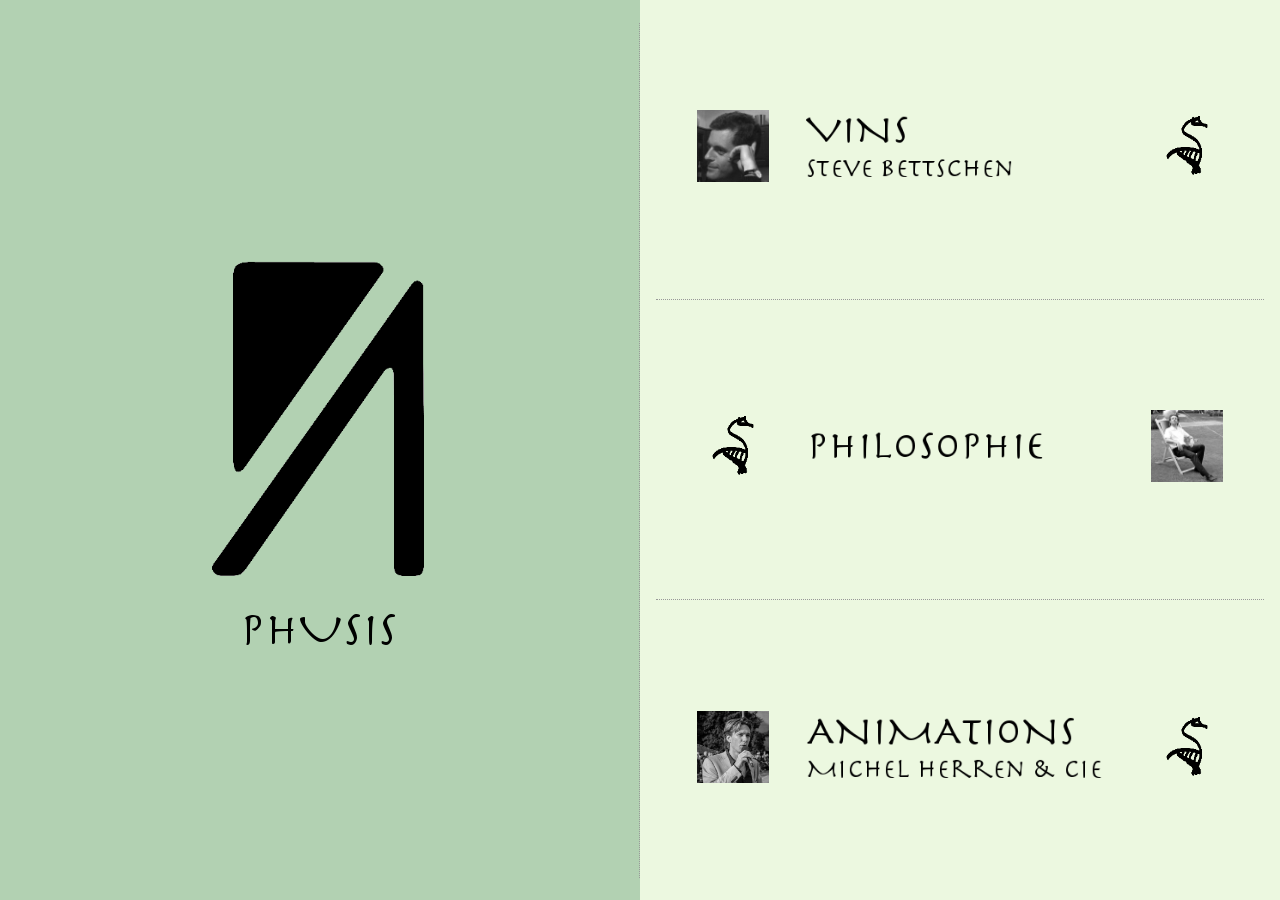
<file: index/index.html>
<!DOCTYPE html PUBLIC "-//W3C//DTD XHTML 1.0 Strict//EN" "http://www.w3.org/TR/xhtml1/DTD/xhtml1-strict.dtd">
<html lang="fr" xml:lang="fr" xmlns="http://www.w3.org/1999/xhtml">
<head>
<meta content="text/html; charset=UTF-8" http-equiv="Content-Type" />
<title>Phusis</title>
<meta content="Phusis" name="title" />
<meta content="Steve Bettschen, Michel Herren, Phusis, Vins, Philosophie" name="keywords" />
<meta content="Phusis Vins et Philo" name="description" />
<meta content="phusis" name="copyright" />
<meta content="follow,index,all" name="robots" />
<link href="images/phusis.ico" type="image/x-icon" rel="Shortcut Icon" />

<link href="index/style.css" type="text/css" rel="stylesheet" />
</head>

<body>
<div class="main_panel phusis">
<a href="http://www.phusis.ch/phusis/">
<div class="link_wrapper">
<p>
<img src="index/phusis_transparent.png" alt="" height="360" /><br />
<img src="index/phusis_title.png" height="48" width="160" alt="Phusis" />
</p>
</div>
</a>
</div>

<div class="main_panel">

<div class="subsite vins">
<a href="http://www.phusis.ch/steve/">
<div class="link_wrapper">
<p>
  <img src="index/vins.jpg" width="72" height="72" class="subsite_photo" alt="" />
  <img src="index/vins_title.png" height="72" width="309" class="subsite_title" alt="Vins" />
  <img src="index/cygne_transparent.png" height="72" width="52" alt="" class="subsite_cygne" />
</p>
</div>
</a>
</div>

<div class="subsite philosophie">
<a href="http://www.phusis.ch/philosophie/">
<div class="link_wrapper">
<p>
  <img src="index/cygne_transparent.png" height="72" width="52" alt="" class="subsite_cygne" />
  <img src="index/philosophie_title.png" height="72" width="309" class="subsite_title" alt="Philosophie" />
  <img src="index/philosophie.jpg" width="72" height="72" class="subsite_photo" alt="" />
</p>
</div>
</a>
</div>

<div class="subsite animations">
<a href="http://www.phusis.ch/animations/">
<div class="link_wrapper">
<p>
  <img src="index/animations.jpg" width="72" height="72" class="subsite_photo" alt="" />
  <img src="index/animations_title.png" height="72" width="309" class="subsite_title" alt="Animations" />
  <img src="index/cygne_transparent.png" height="72" width="52" alt="" class="subsite_cygne" />
</p>
</div>
</a>
</div>

</div>

</body>
</html>
</file>
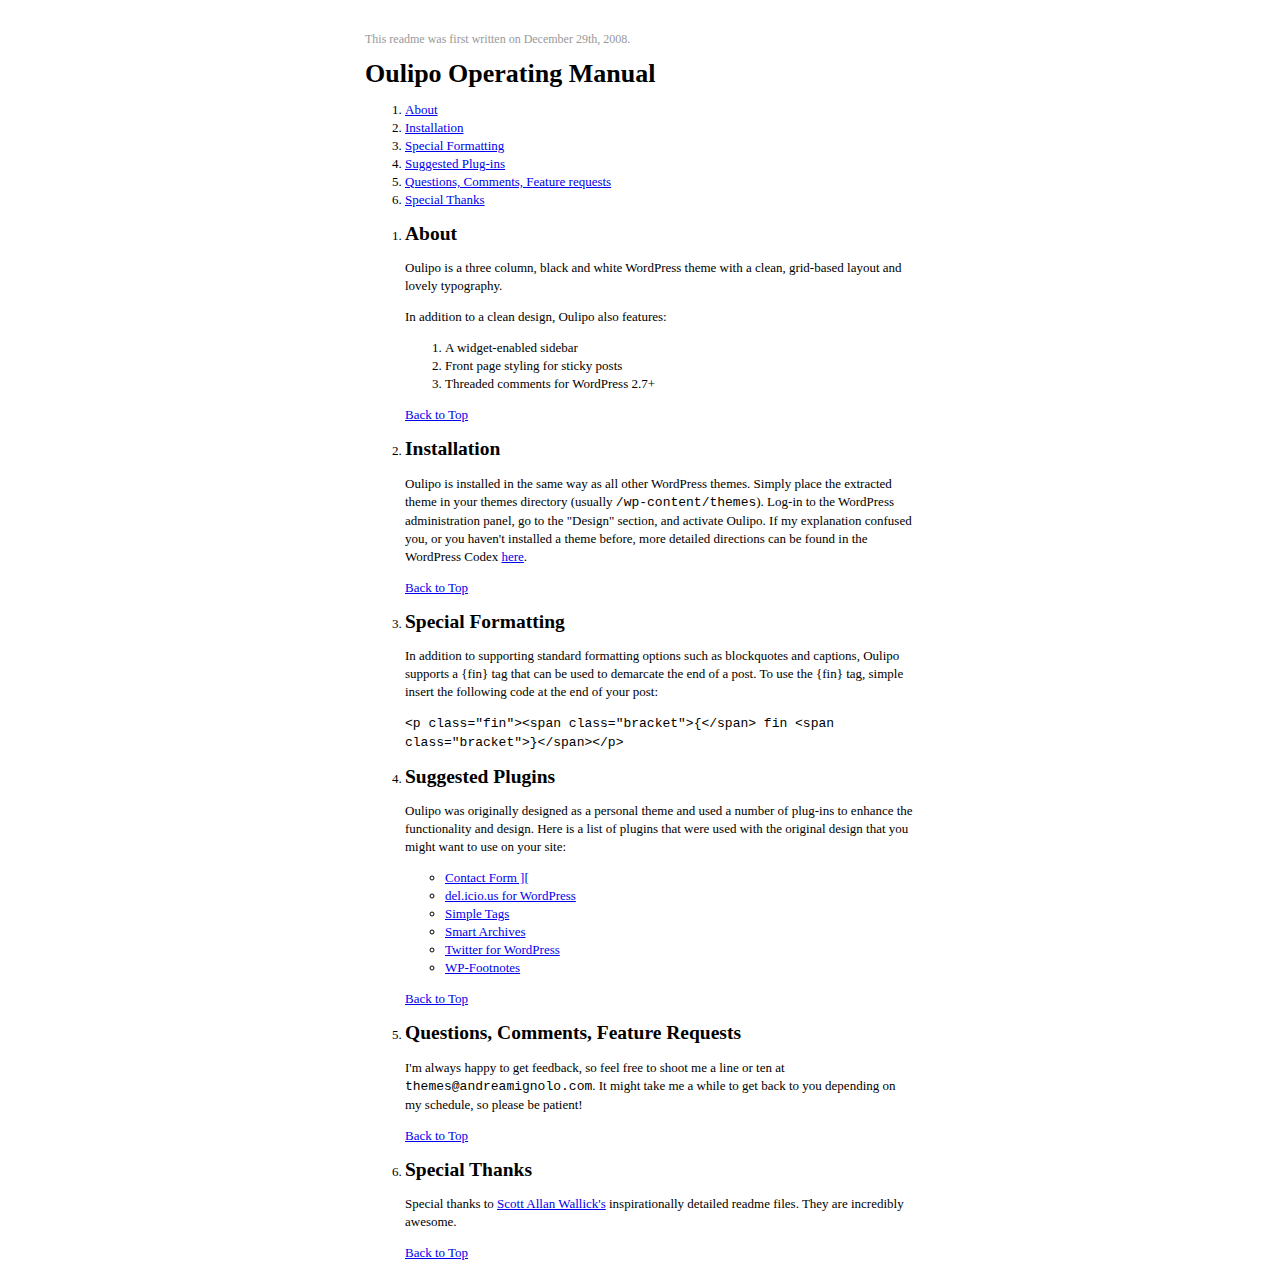
<file: wp-content/themes/phusis/readme.html>
<!DOCTYPE HTML PUBLIC "-//W3C//DTD HTML 4.01//EN"
	"http://www.w3.org/TR/html4/strict.dtd">
<html>
<head>
	<title>Hanami Operating Manual</title>
	<meta http-equiv="content-type" content="text/html; charset=UTF-8" />
	<meta name="description" content="Ocular Professor: Showing Off What You See" />
	<meta name="keywords" content="Ocular Professor, theme, wordpress, photoblog" />
<style type="text/css" media="screen">
#content {width:550px; margin: 30px auto; font-family: Times New Roman, Times, serif; line-height: 18px; font-size: 13px;}
p.update {color: #999; font-size: 12px;}
</style>
</head>

<body>
	<div id="content">
	<p class="update">This readme was first written on December 29th, 2008.</p>
	<h1>Oulipo Operating Manual</h1>
	
	
	
	<ol>
		<li><a href="#about">About</a></li>	
		<li><a href="#installation">Installation</a></li>
		<li><a href="#formatting">Special Formatting</a></li>
		<li><a href="#plugins">Suggested Plug-ins</a></li>
		<li><a href="#questions">Questions, Comments, Feature requests</a></li>
		<li><a href="#thanks">Special Thanks</a></li>
	</ol>
	
	<ol>
		<li>
			<h2 id="about">About</h2>
			<p>Oulipo is a three column, black and white WordPress theme with a clean, grid-based layout and lovely typography.</p>

			</p>
			
			<p>In addition to a clean design, Oulipo also features:
				<ol>
					<li>A widget-enabled sidebar</li>
					<li>Front page styling for sticky posts</li>
					<li>Threaded comments for WordPress 2.7+</li>
				</ol>
			</p>
			
			<p><a href="#content">Back to Top</a></p> 
		</li>
		
		<li>
			<h2 id="installation">Installation</h2>
			<p>Oulipo is installed in the same way as all other WordPress themes.  Simply place the extracted theme in your themes directory (usually <code>/wp-content/themes</code>).  Log-in to the WordPress administration panel, go to the "Design" section, and activate Oulipo.  If my explanation confused you, or you haven't installed a theme before, more detailed directions can be found in the WordPress Codex <a href="http://codex.wordpress.org/Using_Themes#Adding_New_Themes">here</a>.</p>
			
			<p><a href="#content">Back to Top</a></p> 
		</li>
		
		<li>
			<h2 id="formatting">Special Formatting</h2>
			<p>In addition to supporting standard formatting options such as blockquotes and captions, Oulipo supports a {fin} tag that can be used to demarcate the end of a post.  To use the {fin} tag, simple insert the following code at the end of your post:
			<p>	<code>&lt;p class="fin"&gt;&lt;span class="bracket"&gt;{&lt;/span&gt; fin &lt;span class="bracket"&gt;}&lt;/span&gt;&lt;/p&gt;</code></p>
		
		<li>
			<h2 id="plugins">Suggested Plugins</h2>
			<p>Oulipo was originally designed as a personal theme and used a number of plug-ins to enhance the functionality and design.  Here is a list of plugins that were used with the original design that you might want to use on your site: </p>
			
			<ul>
					<li><a href="http://chip.cuccio.us/projects/contact-form-ii/">Contact Form ][</a></li>
					<li><a href="http://rick.jinlabs.com/code/delicious">del.icio.us for WordPress</a></li>
					<li><a href="http://wordpress.org/extend/plugins/simple-tags">Simple Tags</a></li>
					<li><a href="http://justinblanton.com/projects/smartarchives/">Smart Archives</a></li>
					<li><a href="http://rick.jinlabs.com/code/twitter">Twitter for WordPress</a></li>
					<li><a href="http://www.elvery.net/drzax/more-things/wordpress-footnotes-plugin/">WP-Footnotes</a></li>
			</ul>
			
			<p><a href="#content">Back to Top</a></p>
		</li>
	
		<li>
			<h2 id="questions">Questions, Comments, Feature Requests</h2>
			<p>I'm always happy to get feedback, so feel free to shoot me a line or ten at <code>themes@andreamignolo.com</code>.  It might take me a while to get back to you depending on my schedule, so please be patient! </p>
			
			<p><a href="#content">Back to Top</a></p> 
		</li>
		
		<li>
			<h2 id="thanks">Special Thanks</h2>
			<p>Special thanks to <a href="http://scottwallick.com/">Scott Allan Wallick's</a> inspirationally detailed readme files.  They are incredibly awesome.</p>
			
			<p><a href="#content">Back to Top</a></p> 
		</li>
	
	
	
	</ol>
	</div>
	
</body>
</html>
</file>
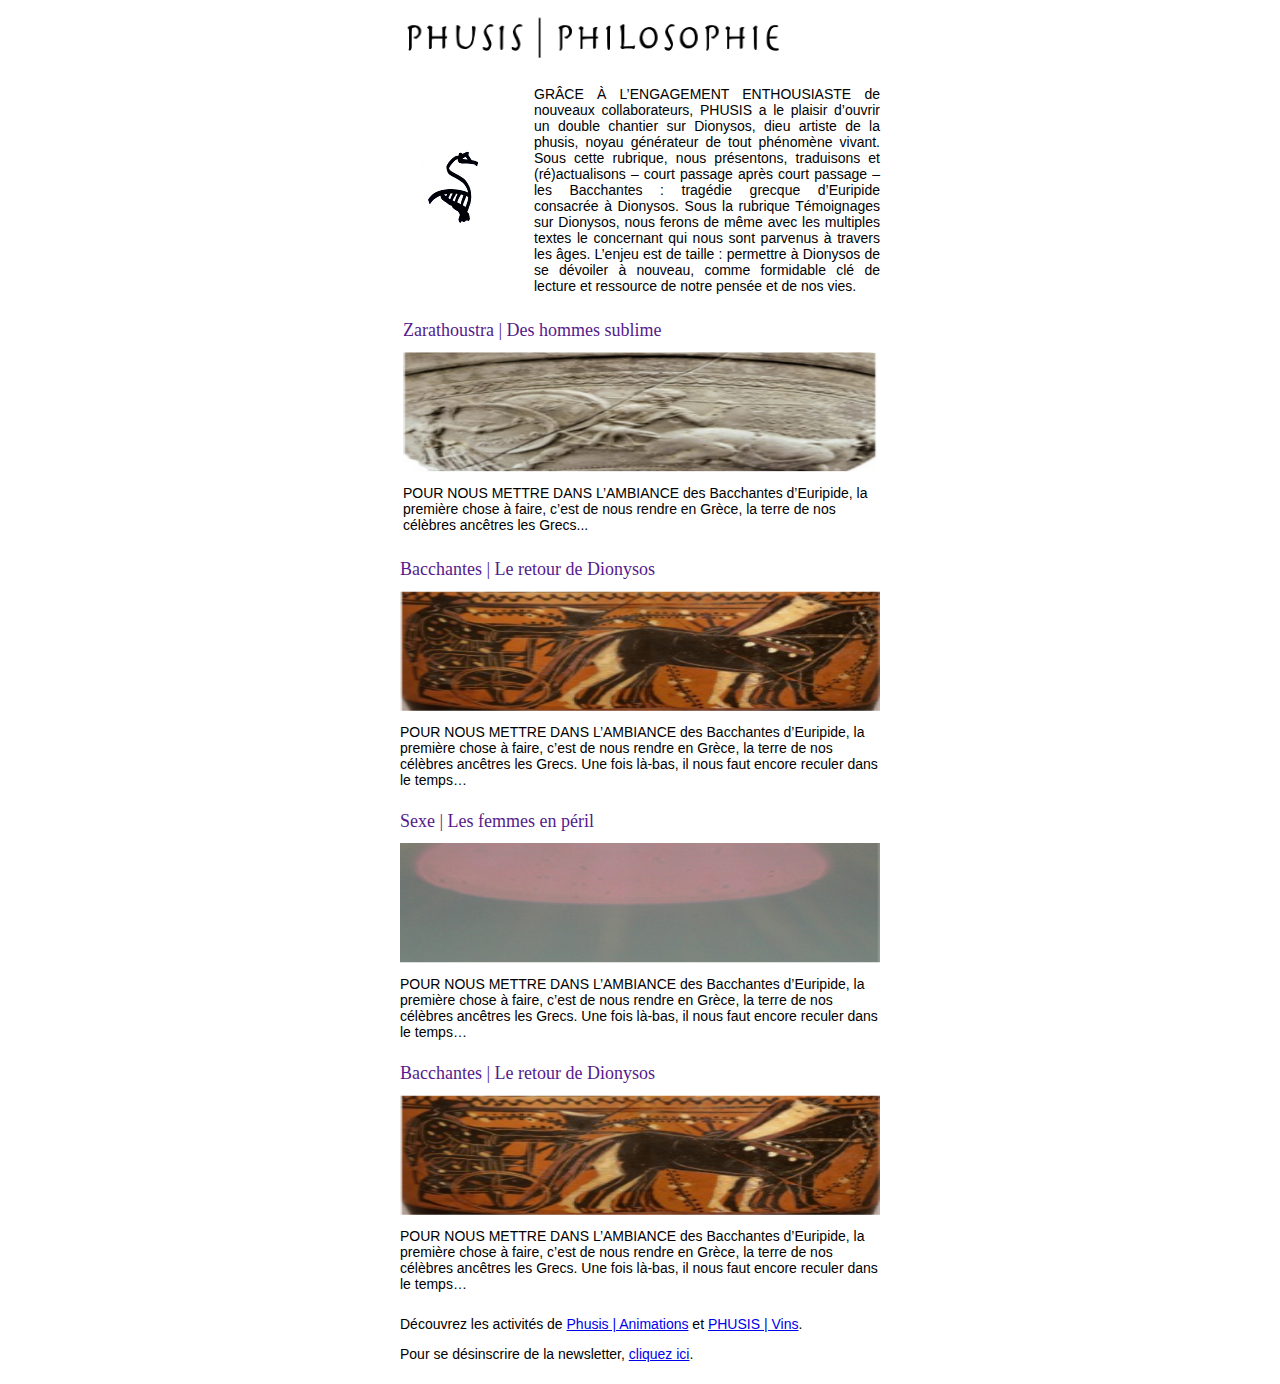
<file: wp-content/extensions/newsletter/emails/themes/phusis/theme.html>
<!DOCTYPE HTML PUBLIC "-//W3C//DTD HTML 4.01//EN"
   "http://www.w3.org/TR/html4/strict.dtd">
<html>
<head>
  <meta content="text/html; charset=utf-8" http-equiv="Content-Type">
  <title>Phusis newsletter</title>
  <style type="text/css">
  h1, h2 {
	font-family: "Hoefler Text", "Constantia", Georgia, "Times New Roman", Times, serif;
    font-weight: normal;

  }

  h2 a {
    text-decoration: none;
    font-size: 18px;
  }

  .wrapper {
    margin: 0 auto;
  }

  table.article {
    width: 100%;
    float: left;
    padding: 0;
    margin: 0;
  }

  table.article td h2 {
    margin: 10px;
  }

  table.article td p {
    margin: 10px;
  }

  table.article td p img {
    margin-bottom: 10px;
  }

  @media screen and (max-width:499px) {
    #comment_image {
      display: none;
    }

  	table[class="wrapper"] {
  		width:100% !important;
  	}

    table[class="article"] {
  		width:100% !important;
  	}
  }

  </style>
</head>

<table cellspacing="0" cellpadding="0" class="wrapper" style="font-size: 14px; font-family: sans-serif; width: 500px"><tr><td>
<table cellspacing="0" cellpadding="0" id="header" width="100%">
<tr><td colspan="2"><h1 style="margin: 0;"><img src="newsletter_title_philosophie.png" alt="Phusis Philosophie; Michel Herren et Cie.; www.phusis.ch" width="50%" style="min-width: 400px; max-width: 100%;"></h1></td></tr>

<tr>
<td id="comment_image" style="vertical-align: middle; padding: 30px; width: 74px;"><img src="cygne_blanche.png" width="74" height="90" alt=""></td>

<td id="newsletter_comment" style="text-align: justify; padding: 10px;">
GRÂCE À L’ENGAGEMENT ENTHOUSIASTE de nouveaux collaborateurs, PHUSIS a le plaisir d’ouvrir un double chantier sur Dionysos, dieu artiste de la phusis, noyau générateur de tout phénomène vivant. Sous cette rubrique, nous présentons, traduisons et (ré)actualisons – court passage après court passage – les Bacchantes : tragédie grecque d’Euripide consacrée à Dionysos. Sous la rubrique Témoignages sur Dionysos, nous ferons de même avec les multiples textes le concernant qui nous sont parvenus à travers les âges. L’enjeu est de taille : permettre à Dionysos de se dévoiler à nouveau, comme formidable clé de lecture et ressource de notre pensée et de nos vies.
</td>
</tr>
</table>

<table cellspacing="0" cellpadding="0" id="articles" width="100%">
<tr>
  <td>
    <table class="article"><tr><td>
    <h2><a href="">Zarathoustra | Des hommes sublime</a></h2>
    <p>
        <img src="p1.png" width="100%" height="120px" alt=""><br>
        POUR NOUS METTRE DANS L’AMBIANCE des Bacchantes d’Euripide, la première chose à faire, c’est de nous rendre en Grèce, la terre de nos célèbres ancêtres les Grecs...
    </p>
    </td>
    </tr>
    </table>

    <table class="article" border="0" cellpadding="0" cellspacing="0"><tr><td>
    <h2><a href="">Bacchantes | Le retour de Dionysos</a></h2>
    <p>
        <img src="p2.png" width="100%" height="120px" alt=""><br>
        POUR NOUS METTRE DANS L’AMBIANCE des Bacchantes d’Euripide, la première chose à faire, c’est de nous rendre en Grèce, la terre de nos célèbres ancêtres les Grecs. Une fois là-bas, il nous faut encore reculer dans le temps…
    </p>
    </td></tr></table>
    <div style="clear: both; height: 0;"></div>
    <table class="article" border="0" cellpadding="0" cellspacing="0"><tr><td>
    <h2><a href="">Sexe | Les femmes en péril</a></h2>
    <p><img src="p3.png" width="100%" height="120px" alt=""><br>
    POUR NOUS METTRE DANS L’AMBIANCE des Bacchantes d’Euripide, la première chose à faire, c’est de nous rendre en Grèce, la terre de nos célèbres ancêtres les Grecs. Une fois là-bas, il nous faut encore reculer dans le temps…
    </p>
    </td></tr></table>

    <table class="article" border="0" cellpadding="0" cellspacing="0"><tr><td>
    <h2><a href="">Bacchantes | Le retour de Dionysos</a></h2>
    <p>
        <img src="p2.png" width="100%" height="120px" alt=""><br>
        POUR NOUS METTRE DANS L’AMBIANCE des Bacchantes d’Euripide, la première chose à faire, c’est de nous rendre en Grèce, la terre de nos célèbres ancêtres les Grecs. Une fois là-bas, il nous faut encore reculer dans le temps…
    </p>
    </td></tr></table>
  </td>
</tr>
</table>
<p style="padding: 0 10px;">Découvrez les activités de <a href="http://www.phusis.ch/animations/">Phusis | Animations</a> et <a href="http://www.phusis.ch/steve/">PHUSIS | Vins</a>.</p>

<p style="padding: 0 10px;">Pour se désinscrire de la newsletter, <a href="{unsubscription_url}">cliquez ici</a>.</p>
</td></tr></table>
</body>
</html>
</file>
<file: index/index/style.css>
body, html {
    background: #ECF8E0;
    font-family: "Herculanum", "Lucida Grande", "Lucida Sans Unicode", verdana, sans-serif;
    font-size: 120%;
    height: 100%;
    margin: 0;
    padding: 0;
}

.main_panel {
  width: 50%;
  float: left;
  height: 100%;
  margin: 0;
  display: table;
}

.main_panel .subsite {
  width: 100%;
  height: 33.33%;
  padding: 0;
  display: table;
}

.main_panel .subsite a, .phusis a {
  display: table-cell;
  width: 100%;
  height: 100%;
  vertical-align: middle;
  text-align: center;
  text-decoration: none;
}

.subsite_title {
  margin: 0 30px;
}

.phusis:hover, .subsite:hover {
    background: #B2D1B2;
}

.phusis div.link_wrapper {
  display: table;
  width: 100%;
  height: 95%;
}

.phusis p {
  margin: 0;
  border-right: 1px dotted #999;
  height: 100%;
  vertical-align: middle;
  display: table-cell;
}

.subsite .link_wrapper {
  width: 95%;
  height: 100%;
  display: table;
  margin: 0 auto;
}

.subsite p {
  margin: 0;
  border-bottom: 1px dotted #999;
  height: 100%;
  display: table-cell;
  vertical-align: middle;
}

.animations p {
  border-bottom: none;
}

.subsite_cygne {
  margin: 0 10px;
}
</file>
